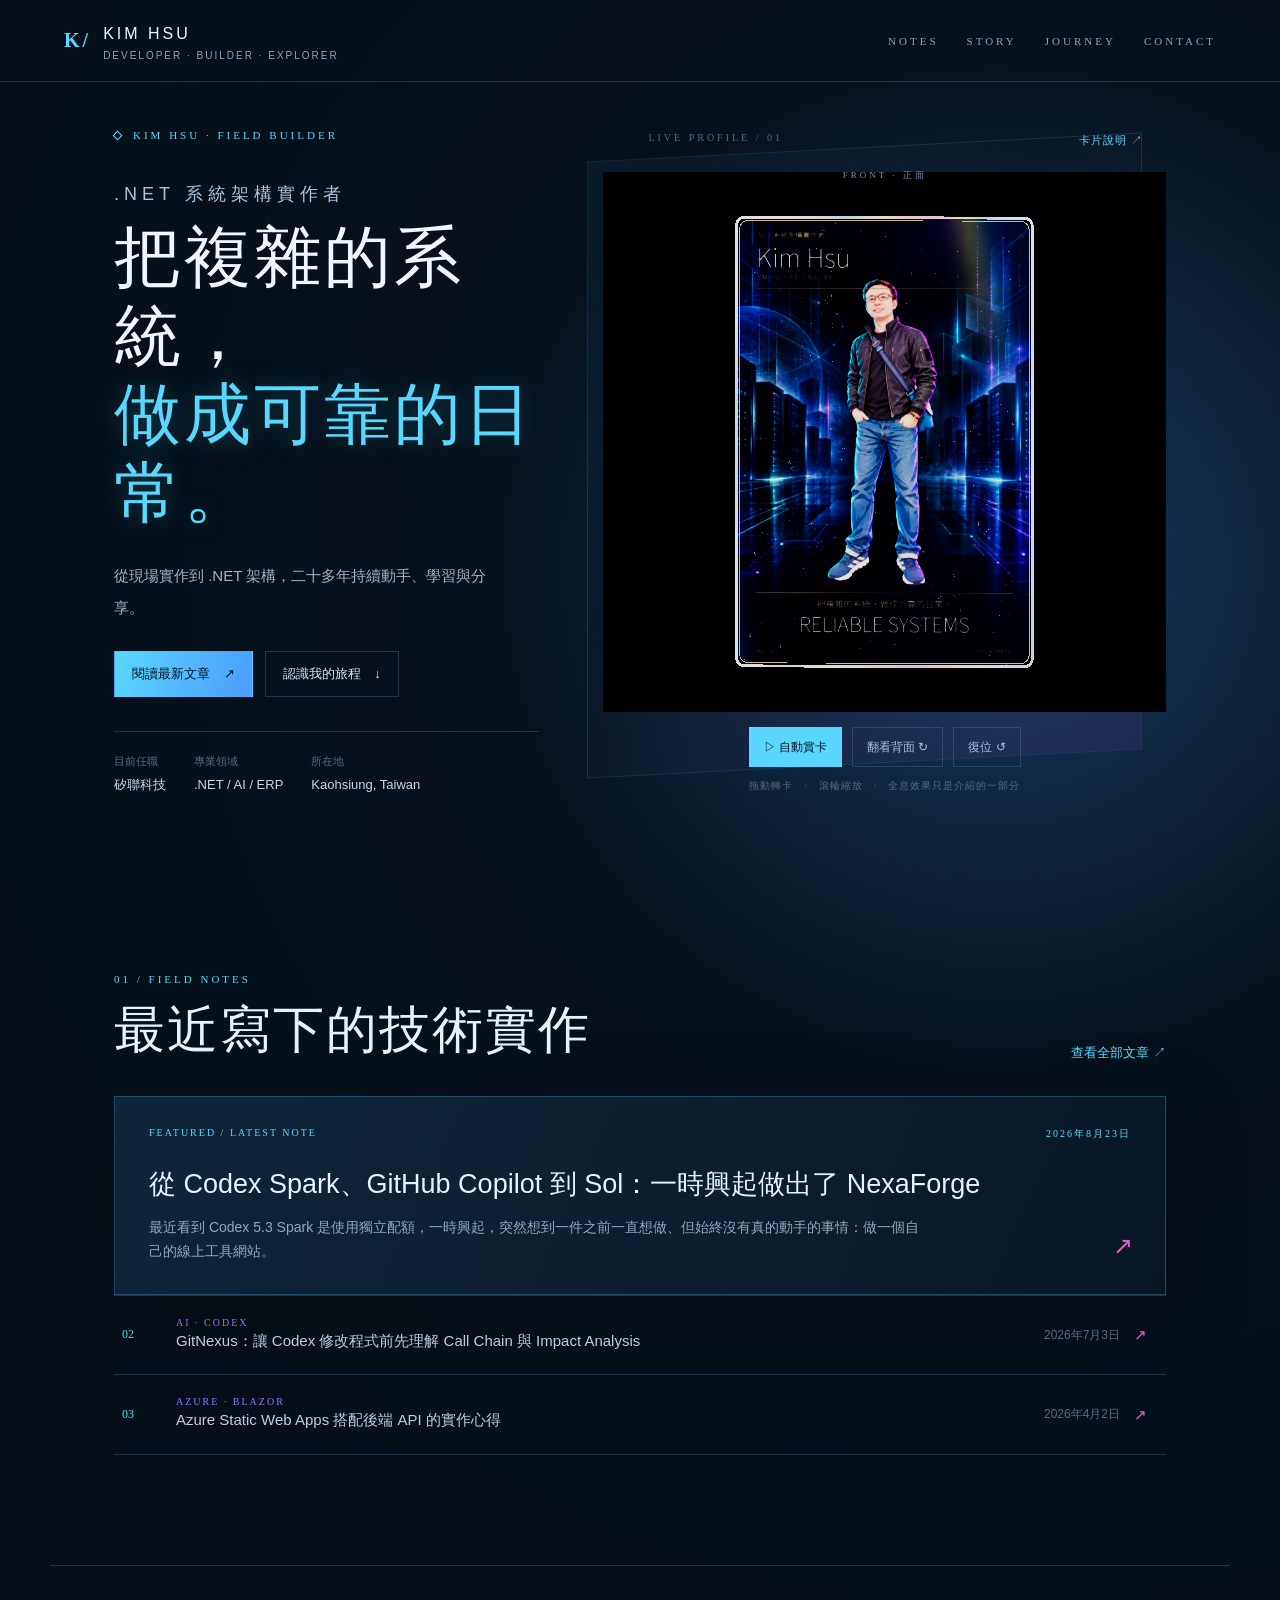
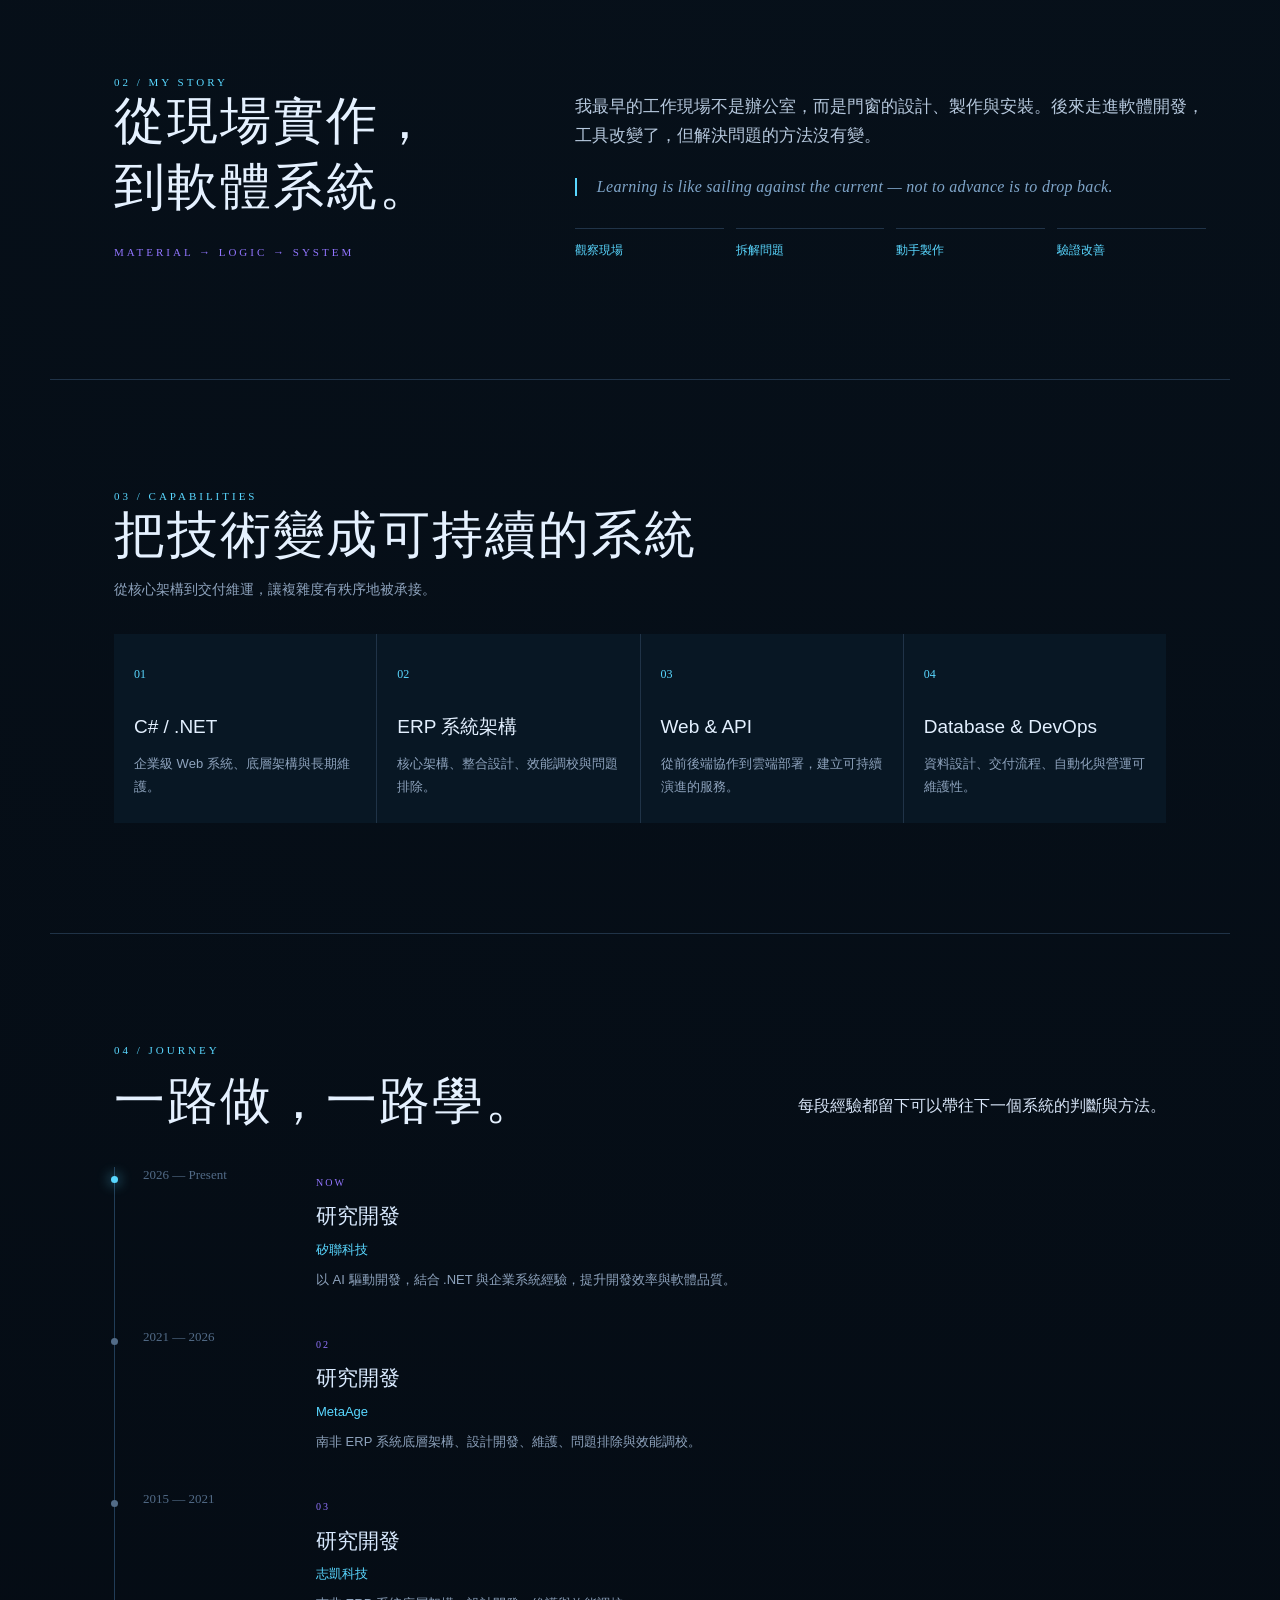
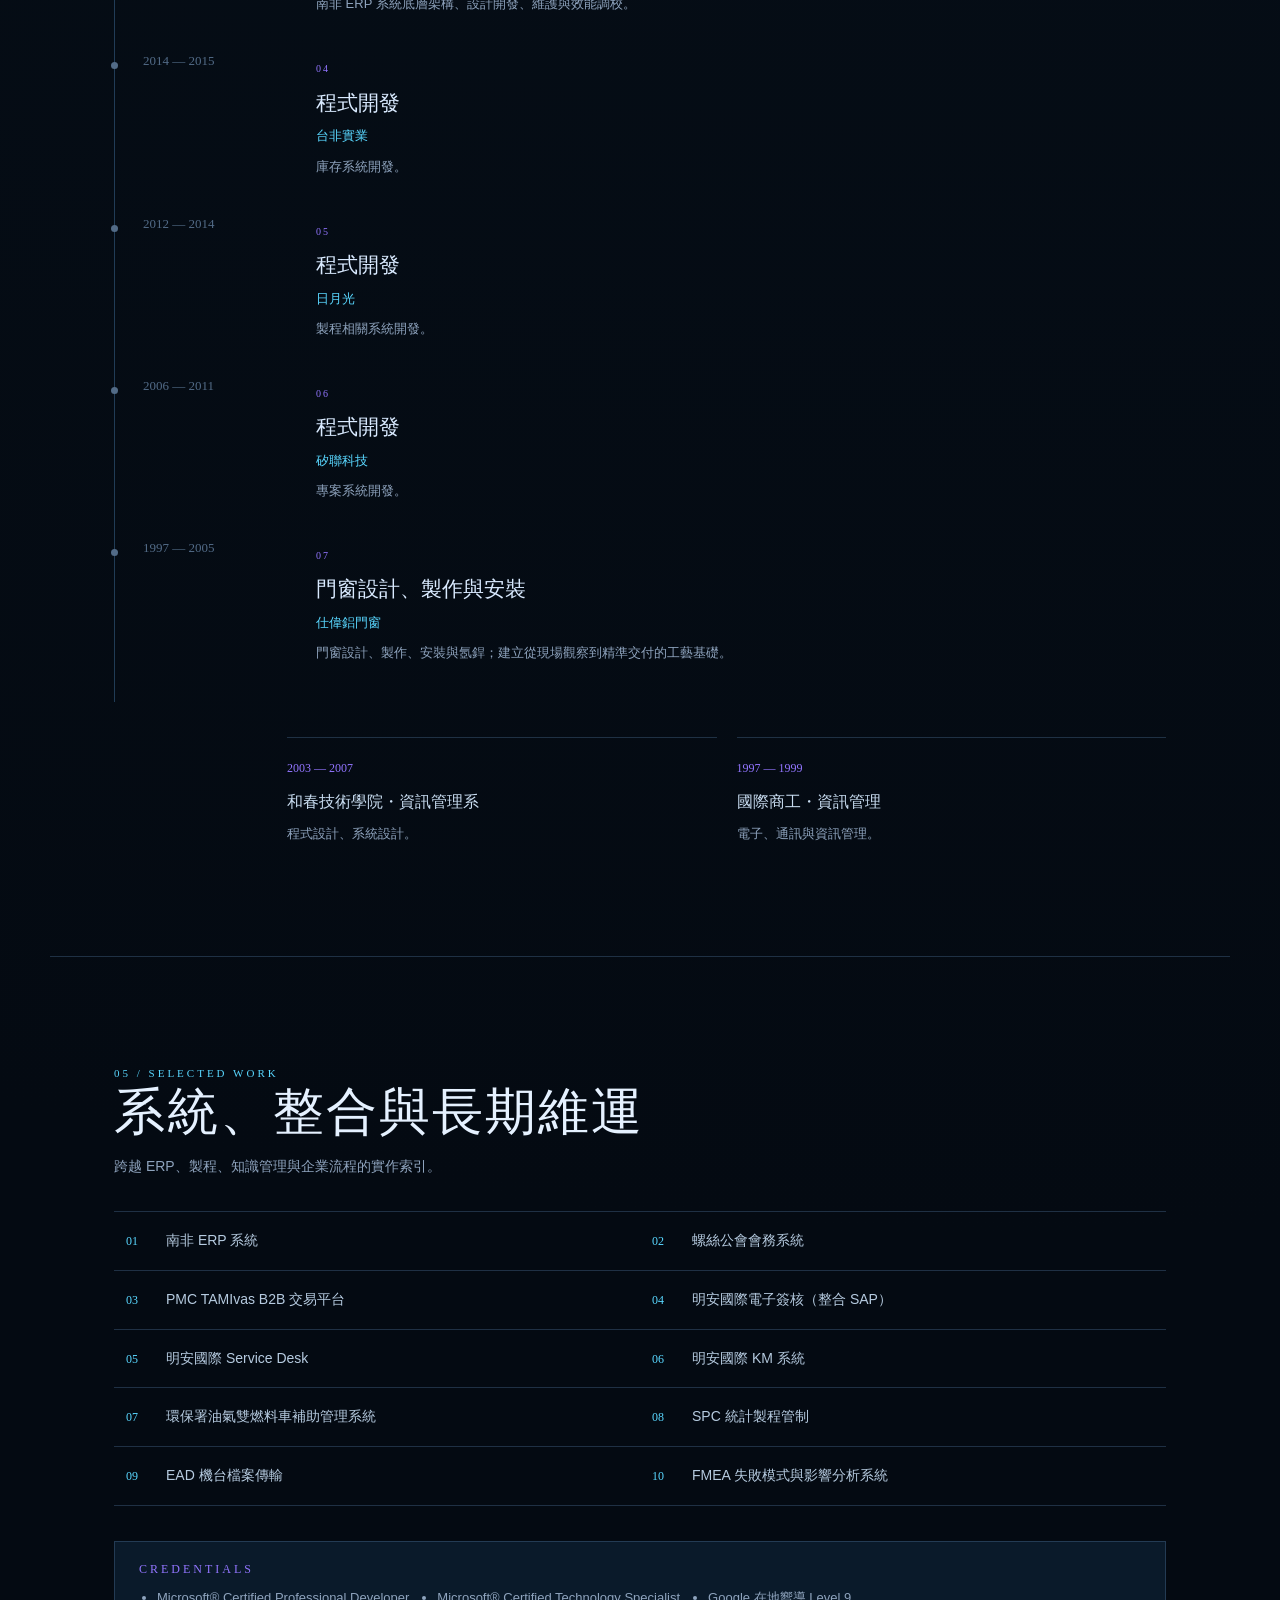
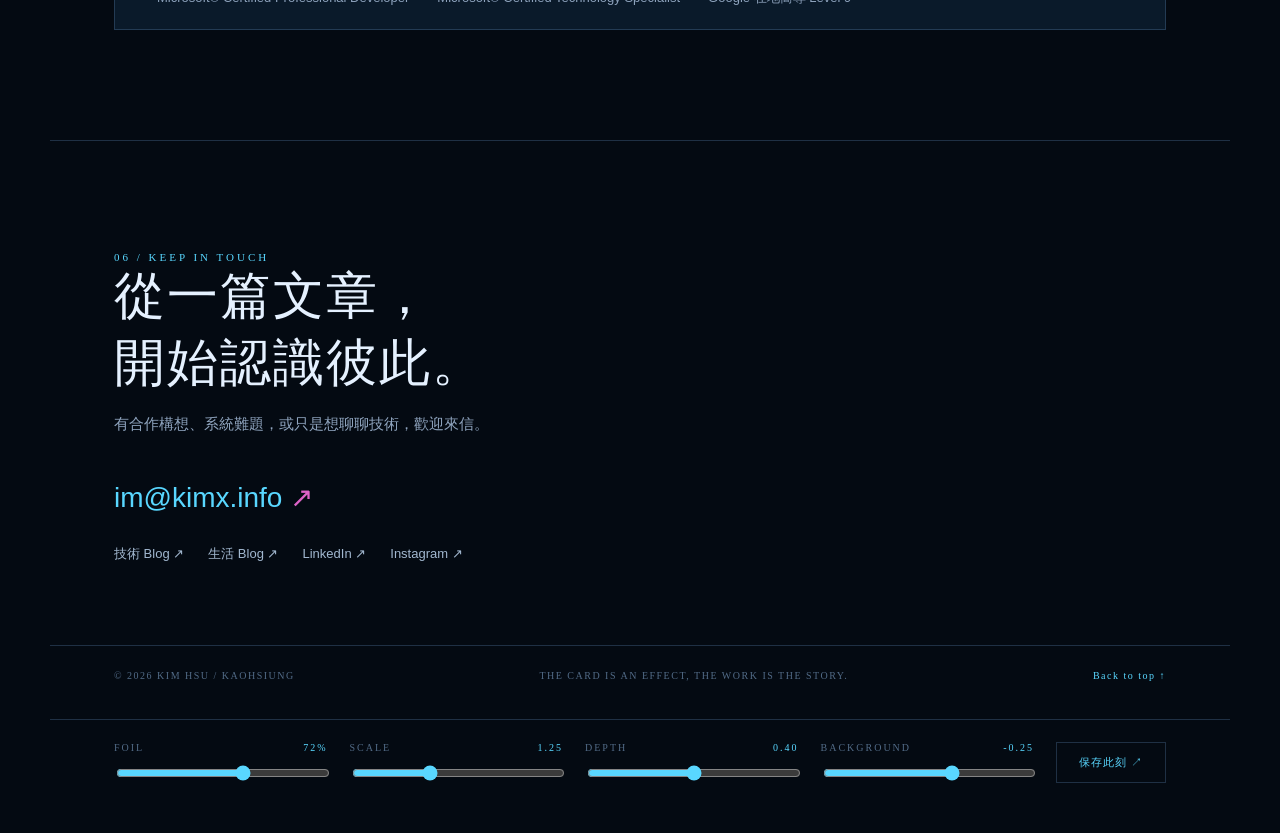
<file: web/index.html>
<!doctype html>
<html lang="zh-Hant">
<head>
  <meta charset="utf-8">
  <meta name="viewport" content="width=device-width,initial-scale=1">
  <meta name="theme-color" content="#07111b">
  <meta name="description" content="從現場實作到 .NET 架構：Kim Hsu 的技術實作、系統經驗與最新文章。">
  <title>Kim Hsu｜.NET 開發者與系統架構實作者</title>
  <link rel="icon" href="./favicon.svg" type="image/svg+xml">
  <link rel="stylesheet" href="./style.css">
  <script type="importmap">{"imports":{"three":"./assets/three/build/three.module.js","three/addons/":"./assets/three/examples/jsm/"}}</script>
</head>
<body>
  <a class="skip-link" href="#main-content">跳至主要內容</a>
  <header class="site-header">
    <a class="brand" href="#top" aria-label="Kim Hsu 首頁"><b>K/</b><span>KIM HSU<small>DEVELOPER · BUILDER · EXPLORER</small></span></a>
    <nav aria-label="主要導覽"><a href="#notes">NOTES</a><a href="#story">STORY</a><a href="#journey">JOURNEY</a><a href="#contact">CONTACT</a></nav>
  </header>

  <main id="main-content">
    <section class="hero section-shell" id="top">
      <div class="hero-copy">
        <p class="eyebrow"><span></span><span id="collection">KIM HSU · FIELD BUILDER</span></p>
        <p id="subtitle" class="hero-kicker">.NET 系統架構實作者</p>
        <h1 id="card-title">把複雜的系統，<em>做成可靠的日常。</em></h1>
        <p id="description" class="hero-intro">我是 Kim，來自高雄。從現場實作到 .NET 架構，二十多年持續動手、學習與分享。</p>
        <div class="hero-actions"><a class="button button-primary" href="#notes">閱讀最新文章 <span>↗</span></a><a class="button button-secondary" href="#story">認識我的旅程 <span>↓</span></a></div>
        <dl class="profile-facts" aria-label="個人概況"><div><dt>目前任職</dt><dd>矽聯科技</dd></div><div><dt>專業領域</dt><dd>.NET / AI / ERP</dd></div><div><dt>所在地</dt><dd>Kaohsiung, Taiwan</dd></div></dl>
      </div>
      <div class="hero-card-wrap">
        <div class="card-caption"><span>LIVE PROFILE / 01</span><button id="soundless" type="button">卡片說明 ↗</button></div>
        <section class="card-display" aria-label="Kim Hsu 互動全息卡片">
          <div id="stage" tabindex="0" role="img" aria-label="可互動三維全息卡。拖動旋轉，方向鍵微調，F 翻面，R 復位。"><div id="loading" role="status">正在載入卡片…</div></div>
          <p id="view-label" class="view-label">FRONT · 正面</p>
        </section>
        <div class="card-tools"><button id="auto" class="tool-primary" type="button" aria-pressed="false"><span>▷</span> 自動賞卡</button><button id="flip" type="button">翻看背面 <span>↻</span></button><button id="reset" type="button" aria-label="恢復預設視角">復位 ↺</button></div>
        <p class="card-hint">拖動轉卡　·　滾輪縮放　·　全息效果只是介紹的一部分</p>
      </div>
    </section>

    <section class="notes section-shell" id="notes">
      <div class="section-heading"><p class="eyebrow">01 / FIELD NOTES</p><h2>最近寫下的技術實作</h2><a href="https://note.kimx.info/" target="_blank" rel="noreferrer">查看全部文章 ↗</a></div>
      <article class="featured-note"><a href="https://note.kimx.info/2026/08/codex-sparkgithub-copilot-sol-nexaforge.html" target="_blank" rel="noreferrer"><div><span>FEATURED / LATEST NOTE</span><time>2026年8月23日</time></div><h3>從 Codex Spark、GitHub Copilot 到 Sol：一時興起做出了 NexaForge</h3><p>最近看到 Codex 5.3 Spark 是使用獨立配額，一時興起，突然想到一件之前一直想做、但始終沒有真的動手的事情：做一個自己的線上工具網站。</p><span class="article-arrow">↗</span></a></article>
      <div class="article-list"><a href="https://note.kimx.info/2026/07/gitnexus-codex-call-chain-impact.html" target="_blank" rel="noreferrer"><b>02</b><span><small>ai · codex</small>GitNexus：讓 Codex 修改程式前先理解 Call Chain 與 Impact Analysis</span><time>2026年7月3日</time><i>↗</i></a><a href="https://note.kimx.info/2026/04/azure-static-web-apps-api.html" target="_blank" rel="noreferrer"><b>03</b><span><small>Azure · blazor</small>Azure Static Web Apps 搭配後端 API 的實作心得</span><time>2026年4月2日</time><i>↗</i></a></div>
    </section>

    <section class="story section-shell" id="story"><div class="story-heading"><p class="eyebrow">02 / MY STORY</p><h2>從現場實作，<br>到軟體系統。</h2><p>MATERIAL → LOGIC → SYSTEM</p></div><div class="story-copy"><p>我最早的工作現場不是辦公室，而是門窗的設計、製作與安裝。後來走進軟體開發，工具改變了，但解決問題的方法沒有變。</p><blockquote>Learning is like sailing against the current — not to advance is to drop back.</blockquote><ol><li>觀察現場</li><li>拆解問題</li><li>動手製作</li><li>驗證改善</li></ol></div></section>

    <section class="capabilities section-shell"><div class="section-heading wide"><p class="eyebrow">03 / CAPABILITIES</p><h2>把技術變成可持續的系統</h2><p>從核心架構到交付維運，讓複雜度有秩序地被承接。</p></div><div class="capability-grid"><article><b>01</b><h3>C# / .NET</h3><p>企業級 Web 系統、底層架構與長期維護。</p></article><article><b>02</b><h3>ERP 系統架構</h3><p>核心架構、整合設計、效能調校與問題排除。</p></article><article><b>03</b><h3>Web &amp; API</h3><p>從前後端協作到雲端部署，建立可持續演進的服務。</p></article><article><b>04</b><h3>Database &amp; DevOps</h3><p>資料設計、交付流程、自動化與營運可維護性。</p></article></div></section>

    <section class="journey section-shell" id="journey"><div class="section-heading"><p class="eyebrow">04 / JOURNEY</p><h2>一路做，一路學。</h2><p>每段經驗都留下可以帶往下一個系統的判斷與方法。</p></div><ol class="timeline"><li class="current"><time>2026 — Present</time><div><small>NOW</small><h3>研究開發</h3><strong>矽聯科技</strong><p>以 AI 驅動開發，結合 .NET 與企業系統經驗，提升開發效率與軟體品質。</p></div></li><li><time>2021 — 2026</time><div><small>02</small><h3>研究開發</h3><strong>MetaAge</strong><p>南非 ERP 系統底層架構、設計開發、維護、問題排除與效能調校。</p></div></li><li><time>2015 — 2021</time><div><small>03</small><h3>研究開發</h3><strong>志凱科技</strong><p>南非 ERP 系統底層架構、設計開發、維護與效能調校。</p></div></li><li><time>2014 — 2015</time><div><small>04</small><h3>程式開發</h3><strong>台非實業</strong><p>庫存系統開發。</p></div></li><li><time>2012 — 2014</time><div><small>05</small><h3>程式開發</h3><strong>日月光</strong><p>製程相關系統開發。</p></div></li><li><time>2006 — 2011</time><div><small>06</small><h3>程式開發</h3><strong>矽聯科技</strong><p>專案系統開發。</p></div></li><li><time>1997 — 2005</time><div><small>07</small><h3>門窗設計、製作與安裝</h3><strong>仕偉鋁門窗</strong><p>門窗設計、製作、安裝與氬銲；建立從現場觀察到精準交付的工藝基礎。</p></div></li></ol><div class="education"><article><span>2003 — 2007</span><h3>和春技術學院・資訊管理系</h3><p>程式設計、系統設計。</p></article><article><span>1997 — 1999</span><h3>國際商工・資訊管理</h3><p>電子、通訊與資訊管理。</p></article></div></section>

    <section class="work section-shell"><div class="section-heading wide"><p class="eyebrow">05 / SELECTED WORK</p><h2>系統、整合與長期維運</h2><p>跨越 ERP、製程、知識管理與企業流程的實作索引。</p></div><ul class="project-grid"><li><b>01</b>南非 ERP 系統</li><li><b>02</b>螺絲公會會務系統</li><li><b>03</b>PMC TAMIvas B2B 交易平台</li><li><b>04</b>明安國際電子簽核（整合 SAP）</li><li><b>05</b>明安國際 Service Desk</li><li><b>06</b>明安國際 KM 系統</li><li><b>07</b>環保署油氣雙燃料車補助管理系統</li><li><b>08</b>SPC 統計製程管制</li><li><b>09</b>EAD 機台檔案傳輸</li><li><b>10</b>FMEA 失敗模式與影響分析系統</li></ul><aside class="credentials"><h3>Credentials</h3><ul><li>Microsoft® Certified Professional Developer</li><li>Microsoft® Certified Technology Specialist</li><li>Google 在地嚮導 Level 9</li></ul></aside></section>

    <section class="contact section-shell" id="contact"><p class="eyebrow">06 / KEEP IN TOUCH</p><h2>從一篇文章，<br>開始認識彼此。</h2><p>有合作構想、系統難題，或只是想聊聊技術，歡迎來信。</p><a class="email-link" href="mailto:im@kimx.info">im@kimx.info <span>↗</span></a><div class="contact-links"><a href="https://note.kimx.info/" target="_blank" rel="noreferrer">技術 Blog ↗</a><a href="https://life.kimx.info/" target="_blank" rel="noreferrer">生活 Blog ↗</a><a href="https://www.linkedin.com/in/kimxinfo/" target="_blank" rel="noreferrer">LinkedIn ↗</a><a href="https://www.instagram.com/kimxinfo/" target="_blank" rel="noreferrer">Instagram ↗</a></div></section>
  </main>
  <footer class="site-footer"><span>© 2026 KIM HSU / KAOHSIUNG</span><span>THE CARD IS AN EFFECT, THE WORK IS THE STORY.</span><a href="#top">Back to top ↑</a></footer>

  <section class="card-controls" aria-label="全息卡效果控制"><label>FOIL <output id="foil-value">72%</output><input id="foil" type="range" min="0" max="1.2" step="0.01" value="0.72"></label><label>SCALE <output id="scale-value">1.25</output><input id="scale" type="range" min="1" max="1.7" step="0.01" value="1.25"></label><label>DEPTH <output id="depth-value">0.40</output><input id="depth" type="range" min="0" max="0.8" step="0.01" value="0.4"></label><label>BACKGROUND <output id="bg-depth-value">−0.25</output><input id="bg-depth" type="range" min="-0.65" max="0" step="0.01" value="-0.25"></label><button id="save" type="button">保存此刻 ↗</button></section>
  <dialog id="about"><button class="close" type="button" aria-label="關閉">×</button><p class="eyebrow">ABOUT THE EFFECT</p><h2>卡片是效果，作品才是主體。</h2><p>這張互動全息卡把 Kim 的形象、工程線稿與技術語彙做成一個可以旋轉的視覺入口；網站真正要介紹的，是從現場實作一路走到 .NET、AI 與企業系統的經驗。</p><p>拖動卡面或使用方向鍵轉動；F 翻面；R 復位。滑桿只調整卡片效果，不改變個人介紹內容。</p></dialog>
  <script src="./app.bundle.js"></script>
</body>
</html>
</file>
<file: web/style.css>
@charset "UTF-8";
:root{--bg:#07111b;--bg-deep:#040a12;--panel:#0c1b2a;--ink:#d7e4f7;--muted:#8ea3bd;--faint:#526b87;--cyan:#59d7ff;--blue:#2f86ff;--violet:#9275ff;--pink:#dd63c7;--line:#5c89b54d;color-scheme:dark;font-family:"Noto Sans TC","Microsoft JhengHei",sans-serif;font-synthesis:none}*{box-sizing:border-box}html{scroll-behavior:smooth}body{margin:0;background:radial-gradient(circle at 78% 10%,#153b63 0,#07111b 32rem,var(--bg-deep) 75%);color:var(--ink);line-height:1.7}a{color:inherit}button,input{font:inherit}button{color:inherit;background:none;border:0;cursor:pointer}button:focus-visible,a:focus-visible,#stage:focus-visible{outline:2px solid var(--cyan);outline-offset:5px}.skip-link{position:absolute;left:1rem;top:-4rem;background:var(--cyan);color:#03101b;padding:.55rem 1rem;z-index:10}.skip-link:focus{top:1rem}.site-header{height:82px;max-width:1320px;margin:auto;padding:0 5%;display:flex;align-items:center;justify-content:space-between;border-bottom:1px solid var(--line)}.brand{display:flex;align-items:center;gap:12px;text-decoration:none;letter-spacing:3px;color:#eaf5ff}.brand b{font:700 20px Georgia;color:var(--cyan)}.brand small{display:block;color:var(--muted);font:10px "Noto Sans TC",sans-serif;letter-spacing:2px;margin-top:2px}.site-header nav{display:flex;gap:28px}.site-header nav a{text-decoration:none;font:11px Georgia,serif;letter-spacing:3px;color:var(--muted);transition:color .2s}.site-header nav a:hover{color:var(--cyan)}.section-shell{max-width:1180px;margin:0 auto;padding-left:5%;padding-right:5%}.hero{min-height:760px;display:grid;grid-template-columns:45% 55%;align-items:center;gap:0;padding-top:38px;padding-bottom:58px}.hero-copy{padding-right:48px}.eyebrow{display:flex;align-items:center;gap:12px;margin:0;color:var(--cyan);font:11px Georgia,serif;letter-spacing:3px}.eyebrow>span:first-child{width:7px;height:7px;border:1px solid var(--cyan);transform:rotate(45deg);display:inline-block}.hero-kicker{margin:38px 0 8px;color:#a9c4de;letter-spacing:5px;font-size:18px}.hero h1{font-size:clamp(48px,5.2vw,78px);font-weight:500;line-height:1.18;letter-spacing:3px;margin:0;color:#f0f6ff}.hero h1 em{display:block;font-style:normal;color:var(--cyan);text-shadow:0 0 24px #1dbbe84d}.hero-intro{max-width:390px;color:#a1b2c8;font-size:15px;line-height:2.1;margin:28px 0}.hero-actions{display:flex;gap:12px;margin:27px 0 34px}.button{padding:11px 17px;border:1px solid var(--line);font-size:13px;text-decoration:none;transition:.2s}.button-primary{background:linear-gradient(110deg,var(--cyan),#4b9cff);border-color:transparent;color:#04121e}.button-secondary:hover,.button-primary:hover{transform:translateY(-2px);border-color:var(--cyan)}.button span{margin-left:10px}.profile-facts{display:flex;gap:28px;margin:0;border-top:1px solid var(--line);padding-top:20px}.profile-facts div{min-width:0}.profile-facts dt{color:var(--faint);font-size:11px;margin-bottom:3px}.profile-facts dd{margin:0;color:#c7d7eb;font-size:13px}.hero-card-wrap{position:relative;min-width:0;padding:12px 0 0 16px}.hero-card-wrap:before{content:"";position:absolute;inset:4% 4% 6% 0;background:linear-gradient(135deg,#1a77bb18,transparent 40%,#9246c51f);border:1px solid #4e9bd226;transform:skewY(-3deg);pointer-events:none}.card-caption{display:flex;justify-content:space-between;color:var(--faint);font:10px Georgia,serif;letter-spacing:3px;padding:0 3% 8px 8%}.card-caption button{color:var(--cyan);font-size:11px;letter-spacing:1px}.card-display{height:570px;position:relative;display:flex;align-items:center;justify-content:center;overflow:hidden}.card-display:after{content:"";position:absolute;inset:7% 13%;border:1px solid #5ed9ff1a;pointer-events:none;transform:skewY(-3deg)}#stage{width:100%;height:540px;position:relative;touch-action:none;cursor:grab;z-index:1}#stage:active{cursor:grabbing}#stage canvas{display:block;width:100%;height:100%}#loading{position:absolute;inset:0;display:grid;place-items:center;color:var(--cyan);font-size:13px;letter-spacing:3px;text-align:center;white-space:pre-wrap}.view-label{position:absolute;top:12px;left:50%;transform:translateX(-50%);margin:0;color:#6793b9;font:9px Georgia,serif;letter-spacing:3px;z-index:2}.card-tools{display:flex;justify-content:center;gap:10px;position:relative;z-index:2}.card-tools button{border:1px solid #5c89b54d;padding:9px 14px;color:#a8c1db;font-size:12px}.card-tools button:hover{border-color:var(--cyan);color:#ecf8ff}.card-tools .tool-primary{background:#59d7ff;color:#03131f;border-color:var(--cyan)}.card-hint{text-align:center;color:var(--faint);font:10px Georgia,serif;letter-spacing:1px;margin:12px 0}.notes,.story,.capabilities,.journey,.work,.contact{padding-top:110px;padding-bottom:110px}.section-heading{display:grid;grid-template-columns:1fr auto;align-items:end;gap:12px;margin-bottom:32px}.section-heading .eyebrow{grid-column:1/-1}.section-heading h2,.story h2,.contact h2{font-size:clamp(32px,4vw,52px);font-weight:400;line-height:1.3;letter-spacing:2px;margin:0;color:#e5f1ff}.section-heading>a{color:var(--cyan);font-size:13px;text-decoration:none}.section-heading.wide{display:block}.section-heading.wide>p:last-child{color:var(--muted);font-size:14px;margin:10px 0 0}.featured-note{border:1px solid #3c87bb66;background:linear-gradient(115deg,#0e263b,#091725);box-shadow:0 20px 80px #0005}.featured-note a{display:block;padding:30px 34px;text-decoration:none;position:relative}.featured-note a>div{display:flex;justify-content:space-between;color:var(--cyan);font:10px Georgia,serif;letter-spacing:2px}.featured-note h3{max-width:850px;font-size:27px;line-height:1.45;font-weight:400;margin:24px 0 12px;color:#e5f3ff}.featured-note p{max-width:780px;color:#8ea8c1;font-size:14px;margin:0}.article-arrow{position:absolute;right:32px;bottom:27px;color:var(--pink);font-size:24px}.article-list{border-top:1px solid var(--line)}.article-list a{display:grid;grid-template-columns:40px 1fr auto 24px;gap:14px;align-items:center;padding:21px 8px;border-bottom:1px solid var(--line);text-decoration:none;color:#bbcee3;font-size:15px}.article-list a:hover{color:var(--cyan);background:#1b4a6b1f}.article-list b{color:var(--cyan);font:12px Georgia}.article-list small{display:block;text-transform:uppercase;color:var(--violet);font:10px Georgia;letter-spacing:2px}.article-list time{color:var(--faint);font-size:12px}.article-list i{color:var(--pink);font-style:normal}.story{display:grid;grid-template-columns:40% 60%;gap:40px;border-top:1px solid var(--line)}.story-heading>p:last-child{color:var(--violet);font:11px Georgia;letter-spacing:3px;margin-top:25px}.story-copy{max-width:640px;color:#b6c8dd;font-size:17px}.story-copy blockquote{border-left:2px solid var(--cyan);padding-left:20px;margin:28px 0;color:#7fa5c9;font:italic 16px Georgia;letter-spacing:.3px}.story-copy ol{display:grid;grid-template-columns:repeat(4,1fr);gap:12px;list-style:none;padding:0;margin:32px 0 0}.story-copy li{border-top:1px solid var(--line);padding-top:11px;color:var(--cyan);font-size:12px}.capabilities{border-top:1px solid var(--line)}.capability-grid{display:grid;grid-template-columns:repeat(4,1fr);gap:1px;background:var(--line)}.capability-grid article{background:#081724;padding:25px 20px;min-height:180px}.capability-grid b{color:var(--cyan);font:12px Georgia}.capability-grid h3{font-size:19px;font-weight:400;margin:25px 0 8px;color:#e3f0ff}.capability-grid p{color:var(--muted);font-size:13px;margin:0;line-height:1.8}.journey{border-top:1px solid var(--line)}.timeline{list-style:none;margin:0;padding:0;border-left:1px solid #4b84b866}.timeline li{display:grid;grid-template-columns:145px 1fr;gap:28px;padding:0 0 38px 28px;position:relative}.timeline li:before{content:"";position:absolute;left:-4px;top:9px;width:7px;height:7px;border-radius:50%;background:var(--faint)}.timeline li.current:before{background:var(--cyan);box-shadow:0 0 13px var(--cyan)}.timeline time{color:var(--faint);font:13px Georgia}.timeline h3{margin:4px 0 1px;font-size:21px;font-weight:400;color:#d9eaff}.timeline small{color:var(--violet);font:10px Georgia;letter-spacing:2px}.timeline strong{color:var(--cyan);font-size:13px;font-weight:400}.timeline p{color:var(--muted);font-size:13px;margin:7px 0 0}.education{display:grid;grid-template-columns:1fr 1fr;gap:20px;margin:35px 0 0 173px}.education article{border-top:1px solid var(--line);padding-top:15px}.education span{color:var(--violet);font:12px Georgia}.education h3{font-size:16px;font-weight:400;margin:8px 0;color:#c9ddf1}.education p{color:var(--muted);font-size:13px;margin:0}.work{border-top:1px solid var(--line)}.project-grid{display:grid;grid-template-columns:repeat(2,1fr);list-style:none;padding:0;margin:0;border-top:1px solid var(--line)}.project-grid li{padding:17px 12px;border-bottom:1px solid var(--line);color:#b6cbe0;font-size:14px}.project-grid b{display:inline-block;width:40px;color:var(--cyan);font:12px Georgia}.credentials{margin-top:35px;border:1px solid var(--line);padding:20px 24px;background:#0a1a2a}.credentials h3{margin:0 0 10px;color:var(--violet);font:12px Georgia;letter-spacing:3px;text-transform:uppercase}.credentials ul{display:flex;flex-wrap:wrap;gap:9px 28px;margin:0;padding-left:18px;color:var(--muted);font-size:13px}.contact{border-top:1px solid var(--line);padding-bottom:80px}.contact>p:not(.eyebrow){max-width:470px;color:var(--muted);font-size:15px}.email-link{display:inline-block;color:var(--cyan);font-size:28px;text-decoration:none;margin:22px 0}.email-link span{color:var(--pink)}.contact-links{display:flex;gap:24px;flex-wrap:wrap}.contact-links a{color:#a2b8d0;font-size:13px;text-decoration:none}.contact-links a:hover{color:var(--cyan)}.site-footer{max-width:1180px;margin:auto;border-top:1px solid var(--line);padding:24px 5% 38px;display:flex;justify-content:space-between;gap:20px;color:var(--faint);font:10px Georgia;letter-spacing:1.5px}.site-footer a{color:var(--cyan);text-decoration:none}.card-controls{max-width:1180px;margin:0 auto 28px;padding:22px 5%;border-top:1px solid var(--line);display:grid;grid-template-columns:repeat(4,1fr) 110px;gap:22px;color:var(--faint);font:10px Georgia;letter-spacing:2px}.card-controls output{float:right;color:var(--cyan)}.card-controls input{display:block;width:100%;margin-top:12px;accent-color:var(--cyan)}.card-controls button{border:1px solid var(--line);color:var(--cyan);font-size:11px;letter-spacing:1px}.card-controls button:hover{border-color:var(--cyan)}dialog{max-width:500px;border:1px solid #4e9ed080;background:#091b2b;color:var(--ink);padding:35px;box-shadow:0 20px 80px #000b}dialog::backdrop{background:#000b;backdrop-filter:blur(6px)}dialog h2{font-size:27px;line-height:1.4;font-weight:400}dialog p{color:#a8bfd5;font-size:14px}.close{position:absolute;right:15px;top:7px;color:var(--cyan);font-size:24px}@media(max-width:900px){.hero{grid-template-columns:1fr;padding-top:70px}.hero-copy{padding-right:0}.hero-card-wrap{padding:50px 0 0}.card-display{height:560px}.story{grid-template-columns:1fr;gap:15px}.capability-grid{grid-template-columns:repeat(2,1fr)}.card-controls{grid-template-columns:repeat(2,1fr)}.card-controls button{padding:10px}.profile-facts{gap:16px}}@media(max-width:600px){.site-header{height:70px}.site-header nav{gap:12px}.site-header nav a{font-size:9px;letter-spacing:1px}.brand small{font-size:8px}.hero{padding-top:44px;min-height:0}.hero-kicker{margin-top:28px;font-size:15px;letter-spacing:3px}.hero h1{font-size:44px}.hero-intro{font-size:14px}.hero-actions{flex-wrap:wrap}.profile-facts{display:grid;grid-template-columns:1fr 1fr}.profile-facts div:last-child{grid-column:1/-1}.hero-card-wrap{padding-top:35px}.card-display{height:490px}.card-display:after{inset:8% 8%}.card-tools{flex-wrap:wrap}.card-hint{font-size:9px}.notes,.story,.capabilities,.journey,.work,.contact{padding-top:78px;padding-bottom:78px}.section-heading{display:block}.section-heading>a{display:inline-block;margin-top:13px}.section-heading h2,.story h2,.contact h2{font-size:34px;margin-top:10px}.featured-note a{padding:22px 19px}.featured-note a>div{display:block;line-height:2}.featured-note time{display:block}.featured-note h3{font-size:21px}.article-list a{grid-template-columns:28px 1fr 20px}.article-list time{display:none}.story-copy{font-size:15px}.story-copy ol{grid-template-columns:repeat(2,1fr)}.capability-grid{grid-template-columns:1fr}.timeline li{grid-template-columns:1fr;gap:4px;padding-left:18px}.education{margin-left:18px;grid-template-columns:1fr}.project-grid{grid-template-columns:1fr}.email-link{font-size:22px}.site-footer{display:block;line-height:2.2}.site-footer span:nth-child(2){display:block}.card-controls{grid-template-columns:1fr 1fr;gap:18px;padding-left:5%;padding-right:5%}.card-controls button{grid-column:1/-1;padding:10px}.card-controls label{font-size:9px}}
</file>
